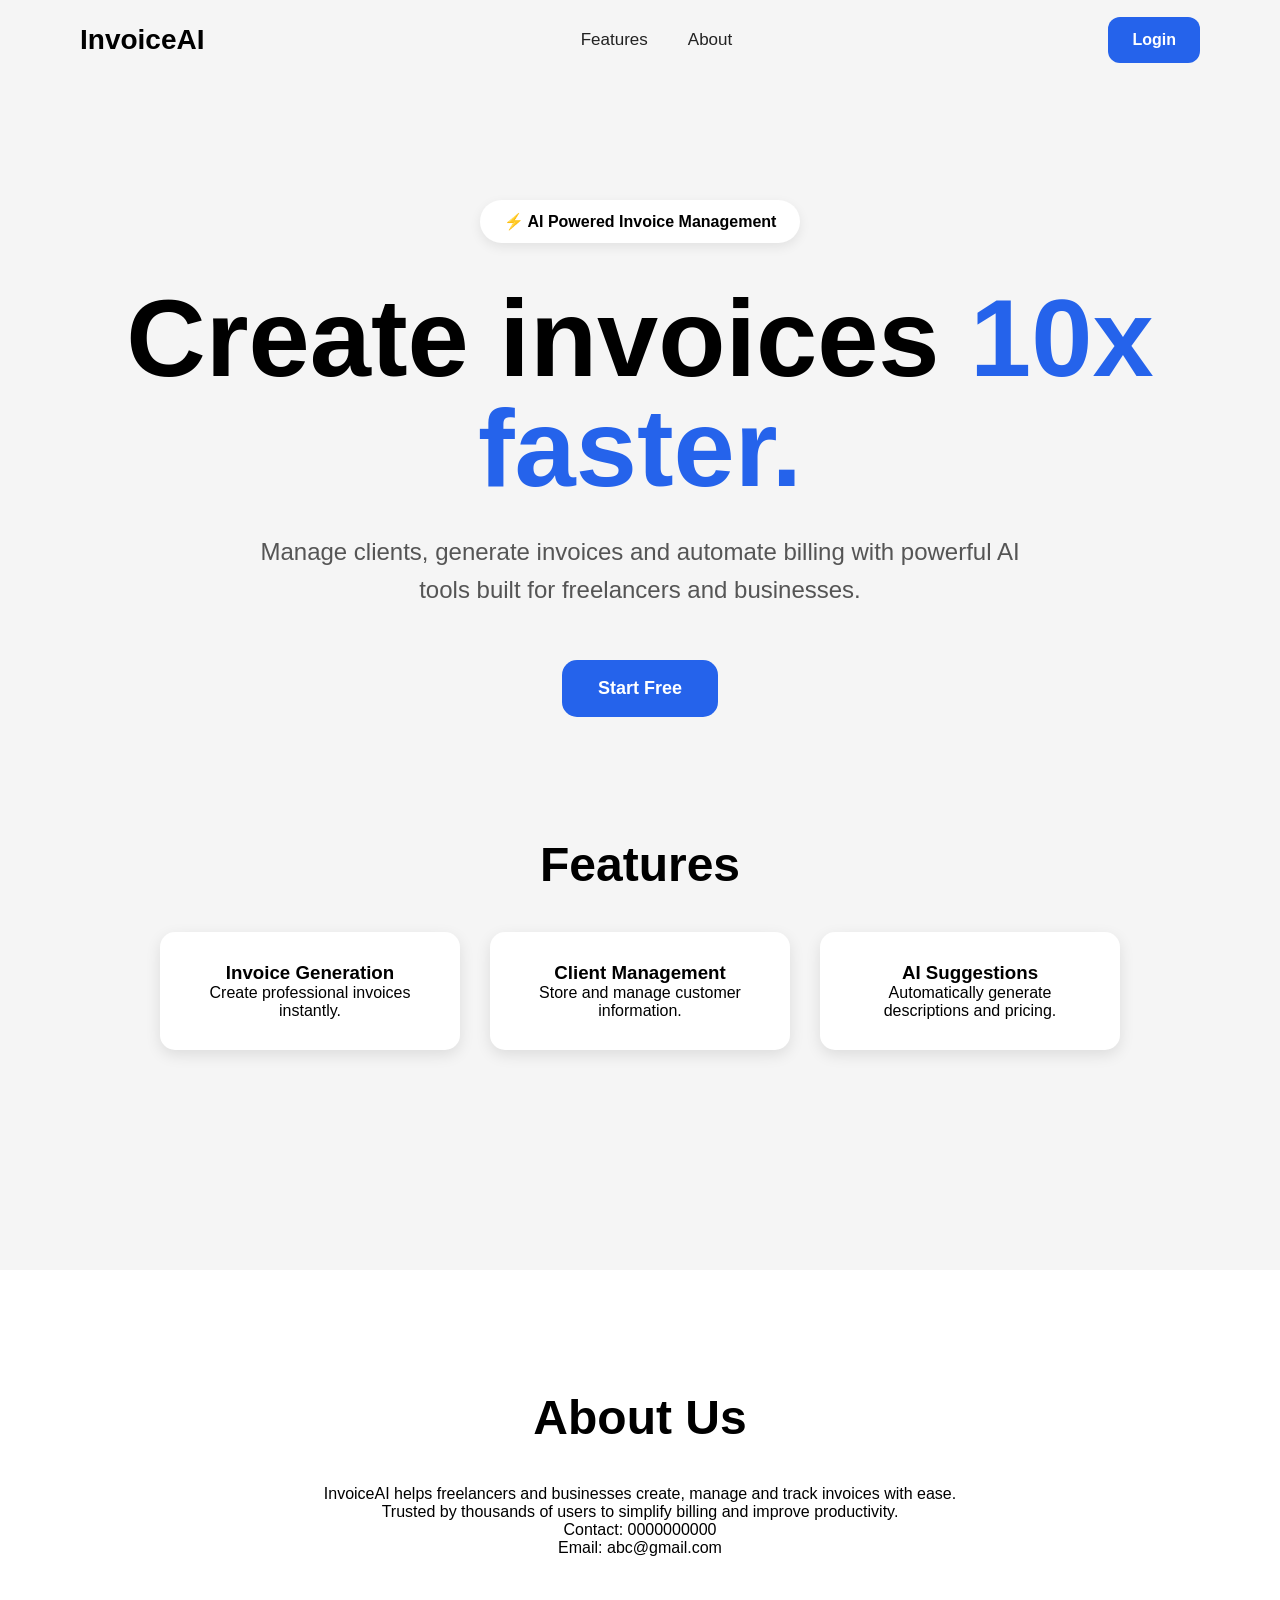
<file: index.html>
<!DOCTYPE html>
<html lang="en">
<head>
    <meta charset="UTF-8">
    <meta name="viewport" content="width=device-width, initial-scale=1.0">
    <title>InvoiceAI — Smart Invoice Management</title>
    <meta name="description" content="Create invoices 10x faster. Manage clients, generate invoices and automate billing with powerful AI tools built for freelancers and businesses.">
    <link rel="stylesheet" href="static/index.css">
</head>
<body>

<nav class="navbar">
    <div class="logo">InvoiceAI</div>

    <ul class="nav-links">
        <li><a href="#features">Features</a></li>
        <li><a href="#about">About</a></li>
    </ul>

    <!-- Login button now points to the auth page -->
    <a href="auth/auth.html" class="nav-btn" id="login-nav-btn">
        Login
    </a>
</nav>

<section class="hero">

    <div class="badge">
        ⚡ AI Powered Invoice Management
    </div>

    <h1>
        Create invoices
        <span>10x faster.</span>
    </h1>

    <p>
        Manage clients, generate invoices and automate billing
        with powerful AI tools built for freelancers and businesses.
    </p>

    <div class="hero-buttons">
        <a href="auth/auth.html" class="primary-btn" id="start-free-btn">
            Start Free
        </a>
    </div>

</section>

<section id="features" class="section">
    <h2>Features</h2>

    <div class="feature-grid">

        <div class="card">
            <h3>Invoice Generation</h3>
            <p>Create professional invoices instantly.</p>
        </div>

        <div class="card">
            <h3>Client Management</h3>
            <p>Store and manage customer information.</p>
        </div>

        <div class="card">
            <h3>AI Suggestions</h3>
            <p>Automatically generate descriptions and pricing.</p>
        </div>

    </div>
</section>

<section id="about" class="section">
    <h2>About Us</h2>

    <p>
        InvoiceAI helps freelancers and businesses create,
        manage and track invoices with ease.
    </p>

    <p>
        Trusted by thousands of users to simplify billing
        and improve productivity.
    </p>
    <p>Contact: 0000000000</p>
    <p>Email: abc@gmail.com</p>
</section>

</body>
</html>
</file>
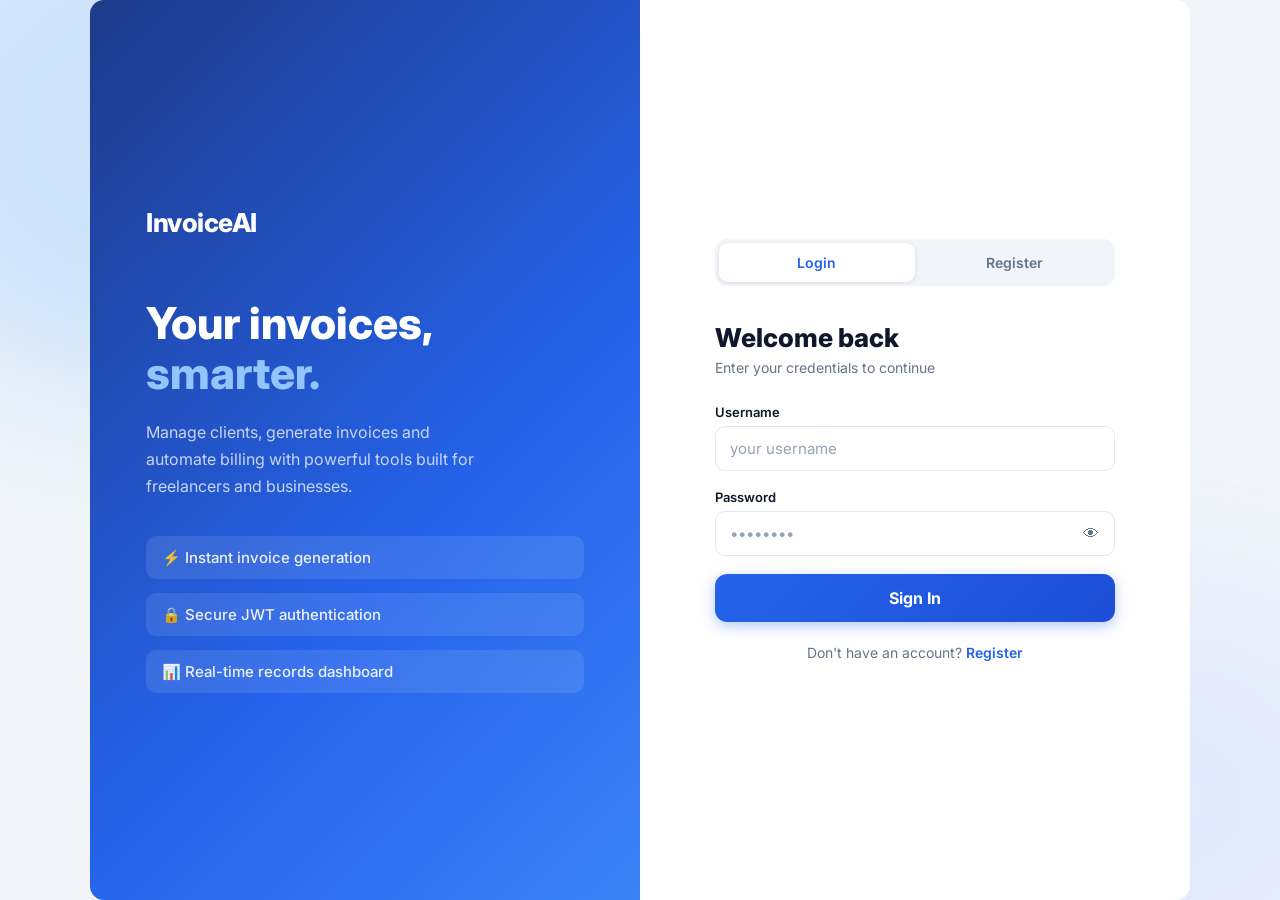
<file: auth/auth.html>
<!DOCTYPE html>
<html lang="en">
<head>
    <meta charset="UTF-8">
    <meta name="viewport" content="width=device-width, initial-scale=1.0">
    <title>InvoiceAI — Sign In</title>
    <meta name="description" content="Sign in or create an account to access InvoiceAI.">
    <link rel="preconnect" href="https://fonts.googleapis.com">
    <link href="https://fonts.googleapis.com/css2?family=Inter:wght@400;500;600;700;800&display=swap" rel="stylesheet">
    <link rel="stylesheet" href="auth.css">
</head>
<body>

    <!-- Background blobs -->
    <div class="blob blob1"></div>
    <div class="blob blob2"></div>

    <div class="page-wrap">

        <!-- Left panel — branding -->
        <div class="brand-panel">
            <a href="../index.html" class="logo">InvoiceAI</a>
            <div class="brand-body">
                <h2>Your invoices,<br><span>smarter.</span></h2>
                <p>Manage clients, generate invoices and automate billing with powerful tools built for freelancers and businesses.</p>
                <ul class="perks">
                    <li>⚡ Instant invoice generation</li>
                    <li>🔒 Secure JWT authentication</li>
                    <li>📊 Real-time records dashboard</li>
                </ul>
            </div>
        </div>

        <!-- Right panel — form -->
        <div class="form-panel">
            <div class="card">

                <!-- Tab switcher -->
                <div class="tabs">
                    <button id="tab-login" class="tab active" onclick="switchTab('login')">Login</button>
                    <button id="tab-register" class="tab" onclick="switchTab('register')">Register</button>
                    <div class="tab-indicator" id="tab-indicator"></div>
                </div>

                <!-- Error / success banner -->
                <div id="banner" class="banner hidden"></div>

                <!-- LOGIN FORM -->
                <form id="login-form" class="auth-form" onsubmit="handleLogin(event)">
                    <h1 class="form-title">Welcome back</h1>
                    <p class="form-sub">Enter your credentials to continue</p>

                    <div class="field">
                        <label for="login-username">Username</label>
                        <input id="login-username" type="text" placeholder="your username" autocomplete="username" required>
                    </div>

                    <div class="field">
                        <label for="login-password">Password</label>
                        <div class="pw-wrap">
                            <input id="login-password" type="password" placeholder="••••••••" autocomplete="current-password" required>
                            <button type="button" class="eye-btn" onclick="togglePw('login-password', this)">👁</button>
                        </div>
                    </div>

                    <button id="login-btn" type="submit" class="submit-btn">
                        <span class="btn-text">Sign In</span>
                        <span class="spinner hidden" id="login-spinner"></span>
                    </button>

                    <p class="switch-text">Don't have an account? <a href="#" onclick="switchTab('register')">Register</a></p>
                </form>

                <!-- REGISTER FORM -->
                <form id="register-form" class="auth-form hidden" onsubmit="handleRegister(event)">
                    <h1 class="form-title">Create account</h1>
                    <p class="form-sub">Join InvoiceAI — it's free</p>

                    <div class="field">
                        <label for="reg-username">Username</label>
                        <input id="reg-username" type="text" placeholder="choose a username" autocomplete="username" required minlength="3" maxlength="50">
                    </div>

                    <div class="field">
                        <label for="reg-password">Password</label>
                        <div class="pw-wrap">
                            <input id="reg-password" type="password" placeholder="min. 6 characters" autocomplete="new-password" required minlength="6">
                            <button type="button" class="eye-btn" onclick="togglePw('reg-password', this)">👁</button>
                        </div>
                    </div>

                    <div class="field">
                        <label for="reg-confirm">Confirm Password</label>
                        <div class="pw-wrap">
                            <input id="reg-confirm" type="password" placeholder="repeat your password" autocomplete="new-password" required minlength="6">
                            <button type="button" class="eye-btn" onclick="togglePw('reg-confirm', this)">👁</button>
                        </div>
                    </div>

                    <button id="reg-btn" type="submit" class="submit-btn">
                        <span class="btn-text">Create Account</span>
                        <span class="spinner hidden" id="reg-spinner"></span>
                    </button>

                    <p class="switch-text">Already have an account? <a href="#" onclick="switchTab('login')">Sign in</a></p>
                </form>

            </div>
        </div>

    </div>

    <script src="auth.js"></script>
</body>
</html>
</file>
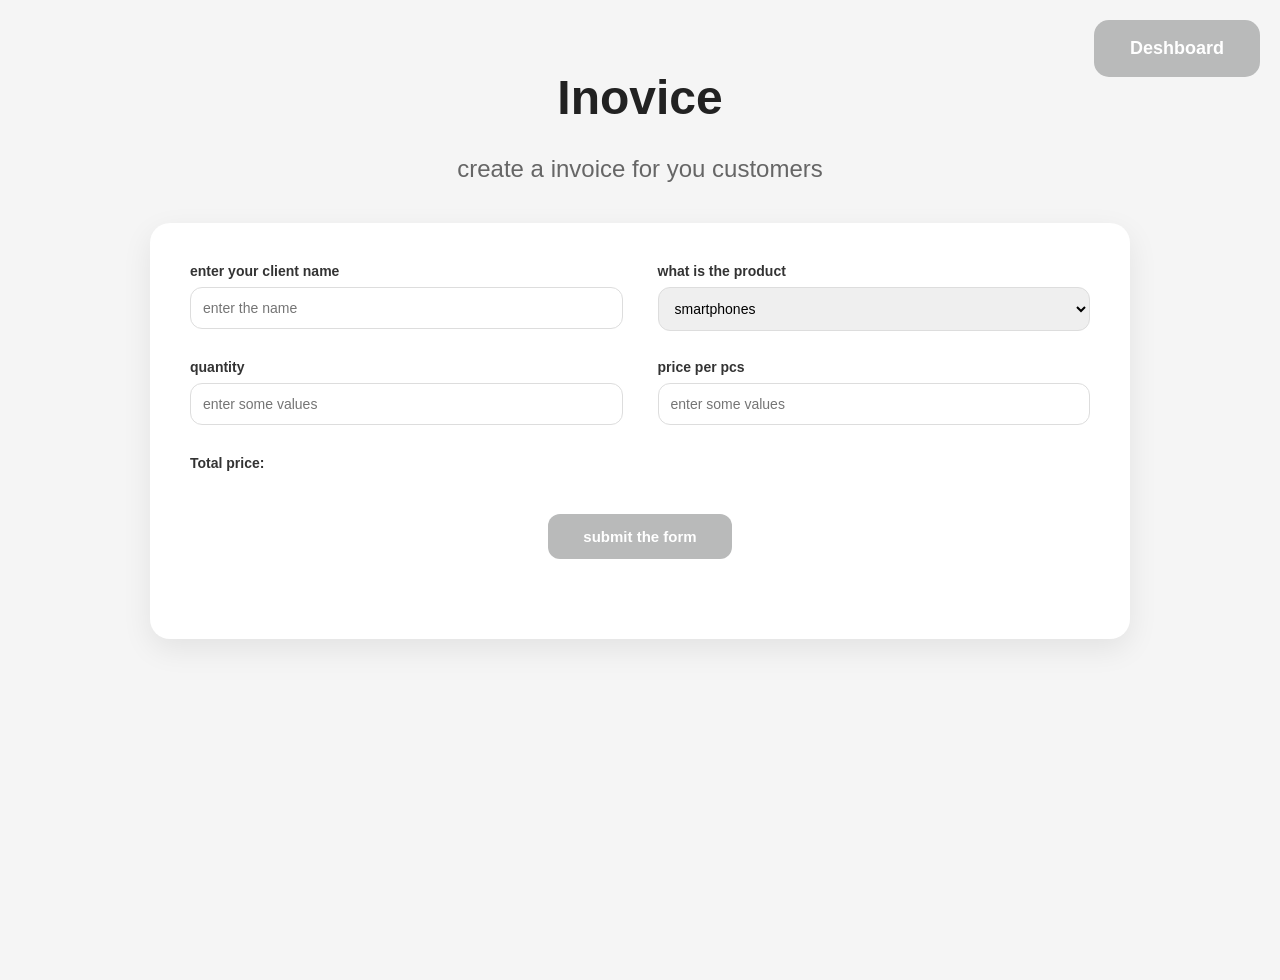
<file: invoice/invoices.html>
<!DOCTYPE html>
<html lang="en">
<head>
    <meta charset="UTF-8">
    <meta name="viewport" content="width=device-width, initial-scale=1.0">
    <title>Create Invoice</title>
    <link rel="stylesheet" href="invoices.css">
</head>
<body>
    <h1>Inovice</h1>
    <h2>create a invoice for you customers</h2>
    
    <div class="mainbox">

    <div class="names">
        <label for="client">enter your client name</label>
        <input type="text" id="client" placeholder="enter the name">
        <div id="inputshow"></div> <!-- FIXED POSITION -->
    </div>

    <div class="names">
        <label for="product">what is the product</label>
        <select id="product">
            <option>smartphones</option>
            <option>laptop</option>
            <option>books</option>
            <option>general stuff</option>
        </select>
    </div>

    <div class="names">
        <label for="quantity">quantity</label>
        <input type="text" id="quantity" placeholder="enter some values">
        <div id="qshow"></div>
    </div>

    <div class="names">
        <label for="ppcs">price per pcs</label>
        <input type="text" id="ppcs" placeholder="enter some values">
         <div id="pshow"></div>
    </div>

    <div class="names total-box">
        <label>Total price:</label>
        <div id="total"></div>
    </div>

    <div class="submit-container">
        <input type="submit" id="submit" value="submit the form">
    </div>

     <div class="names total-box">
        <div id="show"></div>
    </div>

</div>
<div class="hero-buttons">
        <a href="../records/records.html" class="primary-btn">
            Deshboard
        </a>

    </div>
<script src="invoices.js"></script>
</body>
</html>
</file>
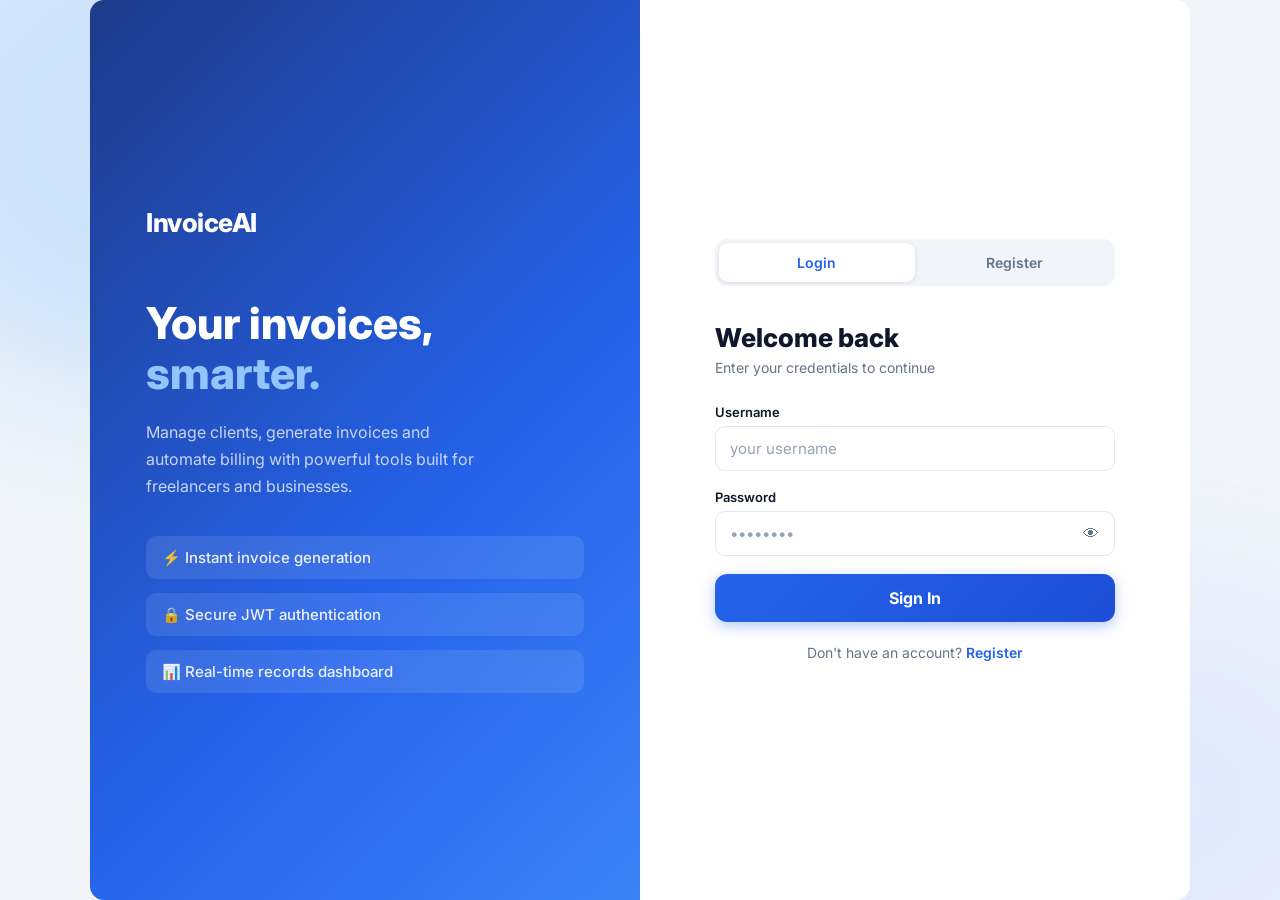
<file: records/records.html>
<!DOCTYPE html>
<html>
    <head>
        <title>
            records
        </title>
        <link rel="Stylesheet" href="records.css">
    </head>

    <body>
<h1>
    data table
</h1>

<div id="filternav">

 <label for="order">sorting</label>
<select id="order" name="order">
<option>ascending order</option>
<option>descending order</option>
</select>
 <label for="type">factor</label>
<select id="type" name="order">
<option>id</option>
<option>name</option>
<option>product</option>
<option>quantity</option>
<option>ppc</option>
<option>Total</option>
</select>

<input type="submit" id="sortbutton" placeholder="search">

</div>

<div id="table">
   
</div>

<h2>update the values from the data table</h2>
<div id="update">
    <label for="idselect">select which id you want to update
    </label>
    <input type="text" id="idselect" placeholder="eneter a value">
    <div id="iderror"></div>

<form id="invoiceForm">

    <div class="field">
        <label for="client">Customer Name</label>
        <input
            type="text"
            id="client"
            name="name" 
            placeholder="Enter customer name"
        >
        <div id="inputshow"></div>
    </div>

    <div class="field">
        <label for="product">Product</label>

        <select
            id="product"
            name="product"
        >
            <option value="">Select Product</option>
            <option value="Laptop">Laptop</option>
            <option value="Mobile">Mobile</option>
            <option value="Books">Books</option>
        </select>
    </div>

    <div class="field">
        <label for="quantity">Quantity</label>

        <input
            type="number"
            id="quantity"
            name="quantity"
            min="1"
        >

        <div id="qshow"></div>
    </div>

    <div class="field">
        <label for="ppcs">Price Per Piece</label>

        <input
            type="number"
            id="ppcs"
            name="ppc"
            min="1"
        >

        <div id="pshow"></div>
    </div>

    <div class="totalBox">
        Total:
        <div id="total"></div>
    </div>

    <button
        type="submit"
        id="updateBtn"
    >
        Submit Invoice
    </button>

</form>

<div id="show"></div>

</div>



<script src="records.js?v=2"></script>
    </body>

</html>
</file>
<file: static/index.css>
*{
    margin:0;
    padding:0;
    box-sizing:border-box;
}

body{
    background:#f5f5f5;
    font-family: Inter, sans-serif;
    min-height:100vh;
}

/* NAVBAR */

.navbar{
    height:80px;
    display:flex;
    justify-content:space-between;
    align-items:center;
    padding:0 80px;
}

.logo{
    font-size:28px;
    font-weight:800;
}

.nav-links{
    display:flex;
    list-style:none;
    gap:40px;
}

.nav-links a{
    text-decoration:none;
    color:#222;
    font-size:17px;
}

.nav-btn{
    text-decoration:none;
    background:#2563eb;
    color:white;
    padding:14px 24px;
    border-radius:12px;
    font-weight:600;
}

/* HERO */

.hero{
    display:flex;
    flex-direction:column;
    align-items:center;
    justify-content:center;
    text-align:center;

    padding-top:120px;
}

/* BADGE */

.badge{
    background:#ffffff;
    border-radius:999px;
    padding:12px 24px;
    margin-bottom:40px;
    font-weight:600;

    box-shadow:
    0 4px 12px rgba(0,0,0,.08);
}

/* HEADING */

.hero h1{
    font-size:110px;
    font-weight:900;
    line-height:1;
    max-width:1200px;
}

.hero h1 span{
    color:#2563eb;
}

/* SUBTEXT */

.hero p{
    max-width:800px;
    margin-top:30px;

    font-size:24px;
    line-height:1.6;
    color:#555;
}

/* BUTTONS */

.hero-buttons{
    margin-top:50px;
    display:flex;
    gap:20px;
}

.primary-btn{
    background:#2563eb;
    color:white;
    text-decoration:none;

    padding:18px 36px;
    border-radius:15px;
    font-size:18px;
    font-weight:600;
}

.secondary-btn{
    background:white;
    color:#222;
    text-decoration:none;

    padding:18px 36px;
    border-radius:15px;

    box-shadow:
    0 4px 12px rgba(0,0,0,.08);
}
html{
    scroll-behavior: smooth;
}

.section{
    padding:120px 80px;
    text-align:center;
}

.section h2{
    font-size:48px;
    margin-bottom:40px;
}

.feature-grid{
    display:flex;
    justify-content:center;
    gap:30px;
    flex-wrap:wrap;
}

.card{
    background:white;
    width:300px;
    padding:30px;
    border-radius:15px;
    box-shadow:0 5px 15px rgba(0,0,0,.1);
}

#about{
    background:white;
    margin-top:100px;
}

/* MOBILE */

@media(max-width:768px){

    .navbar{
        padding:20px;
    }

    .nav-links{
        display:none;
    }

    .hero{
        padding:80px 20px;
    }

    .hero h1{
        font-size:55px;
    }

    .hero p{
        font-size:18px;
    }

    .hero-buttons{
        flex-direction:column;
    }
}
</file>
<file: auth/auth.css>
@import url('https://fonts.googleapis.com/css2?family=Inter:wght@400;500;600;700;800&display=swap');

*, *::before, *::after {
    margin: 0;
    padding: 0;
    box-sizing: border-box;
}

:root {
    --blue:       #2563eb;
    --blue-dark:  #1d4ed8;
    --blue-light: #eff6ff;
    --text:       #0f172a;
    --muted:      #64748b;
    --border:     #e2e8f0;
    --surface:    #ffffff;
    --bg:         #f1f5f9;
    --error:      #ef4444;
    --success:    #22c55e;
    --radius:     14px;
}

html { scroll-behavior: smooth; }

body {
    font-family: 'Inter', sans-serif;
    background: var(--bg);
    min-height: 100vh;
    display: flex;
    align-items: center;
    justify-content: center;
    overflow: hidden;
    position: relative;
}

/* ── Background decorative blobs ────────────── */

.blob {
    position: fixed;
    border-radius: 50%;
    filter: blur(80px);
    z-index: 0;
    pointer-events: none;
    opacity: 0.55;
}

.blob1 {
    width: 500px; height: 500px;
    background: radial-gradient(circle, #bfdbfe, #93c5fd);
    top: -120px; left: -120px;
    animation: blobFloat 8s ease-in-out infinite alternate;
}

.blob2 {
    width: 400px; height: 400px;
    background: radial-gradient(circle, #e0e7ff, #c7d2fe);
    bottom: -100px; right: -100px;
    animation: blobFloat 10s ease-in-out infinite alternate-reverse;
}

@keyframes blobFloat {
    from { transform: translate(0, 0) scale(1); }
    to   { transform: translate(30px, 20px) scale(1.06); }
}

/* ── Layout ─────────────────────────────────── */

.page-wrap {
    position: relative;
    z-index: 1;
    display: grid;
    grid-template-columns: 1fr 1fr;
    min-height: 100vh;
    width: 100%;
    max-width: 1100px;
    margin: auto;
    gap: 0;
}

/* ── Brand / Left panel ──────────────────────── */

.brand-panel {
    display: flex;
    flex-direction: column;
    justify-content: center;
    padding: 60px 56px;
    background: linear-gradient(135deg, #1e3a8a 0%, #2563eb 60%, #3b82f6 100%);
    color: white;
    border-radius: var(--radius) 0 0 var(--radius);
}

.logo {
    font-size: 26px;
    font-weight: 800;
    color: white;
    text-decoration: none;
    letter-spacing: -0.5px;
    margin-bottom: 60px;
    display: inline-block;
    transition: opacity 0.2s;
}
.logo:hover { opacity: 0.8; }

.brand-body h2 {
    font-size: 44px;
    font-weight: 800;
    line-height: 1.15;
    margin-bottom: 20px;
}

.brand-body h2 span {
    color: #93c5fd;
}

.brand-body p {
    font-size: 16px;
    line-height: 1.7;
    color: rgba(255,255,255,0.75);
    max-width: 340px;
    margin-bottom: 36px;
}

.perks {
    list-style: none;
    display: flex;
    flex-direction: column;
    gap: 14px;
}

.perks li {
    font-size: 15px;
    font-weight: 500;
    color: rgba(255,255,255,0.9);
    display: flex;
    align-items: center;
    gap: 10px;
    background: rgba(255,255,255,0.1);
    border-radius: 10px;
    padding: 12px 16px;
    backdrop-filter: blur(4px);
}

/* ── Form / Right panel ──────────────────────── */

.form-panel {
    display: flex;
    align-items: center;
    justify-content: center;
    padding: 40px 32px;
    background: var(--surface);
    border-radius: 0 var(--radius) var(--radius) 0;
}

.card {
    width: 100%;
    max-width: 400px;
}

/* ── Tabs ────────────────────────────────────── */

.tabs {
    display: flex;
    position: relative;
    background: var(--bg);
    border-radius: 12px;
    padding: 4px;
    margin-bottom: 36px;
    gap: 4px;
}

.tab {
    flex: 1;
    padding: 11px;
    border: none;
    background: transparent;
    border-radius: 9px;
    font-family: 'Inter', sans-serif;
    font-size: 14px;
    font-weight: 600;
    color: var(--muted);
    cursor: pointer;
    position: relative;
    z-index: 1;
    transition: color 0.25s;
}

.tab.active {
    color: var(--blue);
}

/* gliding pill behind active tab */
.tab-indicator {
    position: absolute;
    top: 4px;
    left: 4px;
    height: calc(100% - 8px);
    width: calc(50% - 4px);
    background: var(--surface);
    border-radius: 9px;
    box-shadow: 0 1px 4px rgba(0,0,0,0.10);
    transition: transform 0.3s cubic-bezier(.4,0,.2,1);
    z-index: 0;
}

.tab-indicator.right {
    transform: translateX(calc(100% + 4px));
}

/* ── Banner ──────────────────────────────────── */

.banner {
    padding: 12px 16px;
    border-radius: 10px;
    font-size: 14px;
    font-weight: 500;
    margin-bottom: 22px;
    text-align: center;
    animation: fadeIn 0.3s ease;
}

.banner.error   { background: #fef2f2; color: var(--error);   border: 1px solid #fecaca; }
.banner.success { background: #f0fdf4; color: var(--success);  border: 1px solid #bbf7d0; }
.banner.hidden  { display: none; }

/* ── Form ────────────────────────────────────── */

.form-title {
    font-size: 26px;
    font-weight: 800;
    color: var(--text);
    margin-bottom: 6px;
}

.form-sub {
    font-size: 14px;
    color: var(--muted);
    margin-bottom: 28px;
}

.auth-form.hidden { display: none; }

.field {
    display: flex;
    flex-direction: column;
    gap: 6px;
    margin-bottom: 18px;
}

.field label {
    font-size: 13px;
    font-weight: 600;
    color: var(--text);
}

.field input {
    padding: 12px 14px;
    border: 1.5px solid var(--border);
    border-radius: 10px;
    font-family: 'Inter', sans-serif;
    font-size: 15px;
    color: var(--text);
    background: var(--surface);
    outline: none;
    transition: border-color 0.2s, box-shadow 0.2s;
    width: 100%;
}

.field input:focus {
    border-color: var(--blue);
    box-shadow: 0 0 0 3px rgba(37,99,235,0.12);
}

.field input::placeholder { color: #94a3b8; }

.pw-wrap {
    position: relative;
    display: flex;
    align-items: center;
}

.pw-wrap input {
    padding-right: 46px;
}

.eye-btn {
    position: absolute;
    right: 12px;
    background: none;
    border: none;
    cursor: pointer;
    font-size: 16px;
    color: var(--muted);
    padding: 4px;
    line-height: 1;
    transition: opacity 0.2s;
}
.eye-btn:hover { opacity: 0.7; }

/* ── Submit button ───────────────────────────── */

.submit-btn {
    width: 100%;
    padding: 14px;
    margin-top: 8px;
    background: linear-gradient(135deg, var(--blue) 0%, var(--blue-dark) 100%);
    color: white;
    border: none;
    border-radius: 12px;
    font-family: 'Inter', sans-serif;
    font-size: 16px;
    font-weight: 700;
    cursor: pointer;
    display: flex;
    align-items: center;
    justify-content: center;
    gap: 10px;
    transition: opacity 0.2s, transform 0.15s, box-shadow 0.2s;
    box-shadow: 0 4px 14px rgba(37,99,235,0.35);
}

.submit-btn:hover {
    opacity: 0.92;
    transform: translateY(-1px);
    box-shadow: 0 6px 20px rgba(37,99,235,0.4);
}

.submit-btn:active { transform: translateY(0); }

.submit-btn:disabled {
    opacity: 0.65;
    cursor: not-allowed;
    transform: none;
}

/* ── Spinner ─────────────────────────────────── */

.spinner {
    width: 18px;
    height: 18px;
    border: 2.5px solid rgba(255,255,255,0.35);
    border-top-color: white;
    border-radius: 50%;
    animation: spin 0.7s linear infinite;
}

.spinner.hidden { display: none; }

@keyframes spin {
    to { transform: rotate(360deg); }
}

/* ── Footer switch text ──────────────────────── */

.switch-text {
    text-align: center;
    margin-top: 22px;
    font-size: 14px;
    color: var(--muted);
}

.switch-text a {
    color: var(--blue);
    font-weight: 600;
    text-decoration: none;
    transition: opacity 0.2s;
}
.switch-text a:hover { opacity: 0.75; }

@keyframes fadeIn {
    from { opacity: 0; transform: translateY(-6px); }
    to   { opacity: 1; transform: translateY(0); }
}

/* ── Mobile ──────────────────────────────────── */

@media (max-width: 768px) {
    .page-wrap {
        grid-template-columns: 1fr;
        max-width: 480px;
    }

    .brand-panel {
        border-radius: var(--radius) var(--radius) 0 0;
        padding: 40px 32px;
    }

    .brand-body h2 { font-size: 30px; }

    .form-panel {
        border-radius: 0 0 var(--radius) var(--radius);
        padding: 36px 24px;
    }
}
</file>
<file: invoice/invoices.css>
/* BODY */
body {
    display: flex;
    flex-direction: column;
    align-items: center;
    background: #f5f5f5;
    font-family: Inter, sans-serif;
    margin: 0;
    padding: 40px 20px;
    min-height: 100vh;
}

/* HEADINGS */
h1 {
    margin-top: 30px;
    margin-bottom: 10px;
    font-size: 3rem;
    font-weight: 800;
    color: #222;
}

h2 {
    margin-bottom: 40px;
    color: #666;
    font-weight: 400;
}

/* FORM CARD */
.mainbox {
    background: white;
    border-radius: 20px;
    padding: 40px;
    width: 85%;
    max-width: 900px;

    box-shadow:
    0 10px 30px rgba(0,0,0,.08);

    display: grid;
    grid-template-columns: 1fr 1fr;
    gap: 25px 35px;
}

/* FORM GROUP */
.names {
    display: flex;
    flex-direction: column;
}

/* LABELS */
label {
    margin-bottom: 8px;
    font-size: 14px;
    font-weight: 600;
    color: #333;
}

/* INPUTS */
input[type="text"],
select {
    padding: 12px;
    border: 1px solid #ddd;
    border-radius: 12px;
    font-size: 14px;
    outline: none;
    transition: 0.3s;
}

input[type="text"]:focus,
select:focus {
    border-color: #2563eb;
    box-shadow: 0 0 0 3px rgba(37,99,235,.15);
}

/* ERRORS */
#inputshow,
#qshow,
#pshow {
    color: red;
    font-size: 12px;
    margin-top: 5px;
}

/* TOTAL */
.total-box {
    grid-column: span 2;
}

#total {
    margin-top: 10px;
    font-size: 1.2rem;
    font-weight: bold;
    color: #b9baba;
}

/* SUBMIT BUTTON */
.submit-container {
    grid-column: span 2;
    text-align: center;
}

#submit {
    padding: 14px 35px;
    border: none;
    border-radius: 12px;

    background: #b9baba;
    color: white;

    font-size: 15px;
    font-weight: 600;
    cursor: pointer;

    transition: 0.3s;
}

#submit:hover {
    background:#b9baba;
    transform: translateY(-2px);
}

/* OUTPUT */
#show {
    margin-top: 15px;
    font-size: 15px;
    color: #444;
}
.primary-btn{
    position:absolute;
    top:20px;
    right:20px;

    background:#b9baba;
    color:white;
    text-decoration:none;
    padding:18px 36px;
    border-radius:15px;
    font-size:18px;
    font-weight:600;
}
/* MOBILE */
@media(max-width:768px){

    h1{
        font-size:2.2rem;
        text-align:center;
    }

    h2{
        text-align:center;
    }

    .mainbox{
        width:95%;
        grid-template-columns:1fr;
        padding:25px;
    }

    .total-box,
    .submit-container{
        grid-column:span 1;
    }
}
</file>
<file: records/records.css>
/* RESET */
*{
    margin:0;
    padding:0;
    box-sizing:border-box;
}

/* BODY */
body{
    background:#f5f5f5;
    font-family:Inter, sans-serif;
    min-height:100vh;

    display:flex;
    flex-direction:column;
    align-items:center;

    padding:50px 20px;
}

/* PAGE TITLE */
h1{
    font-size:3rem;
    font-weight:800;
    color:#222;
    margin-bottom:40px;
}

/* TABLE CONTAINER */
#table{
    width:90%;
    max-width:1100px;

    background:white;
    padding:30px;

    border-radius:20px;

    box-shadow:
    0 10px 30px rgba(0,0,0,.08);

    overflow-x:auto;
}

/* TABLE */
table{
    width:100%;
    border-collapse:collapse;
}

/* HEADER */
th{
    background:#b9baba;
    color:white;

    padding:18px;
    text-align:left;

    font-size:16px;
    font-weight:600;
}

/* ROWS */
td{
    padding:16px 18px;
    border-bottom:1px solid #e5e7eb;
}

/* HOVER EFFECT */
tr:hover{
    background:#f8fafc;
}

/* ALTERNATE ROW COLORS */
tr:nth-child(even){
    background:#fafafa;
}

/* REMOVE LAST BORDER */
tr:last-child td{
    border-bottom:none;
}

/* FILTER BAR */

#filternav{
    width: 90%;
    max-width: 1100px;

    background: white;

    padding: 20px 25px;
    margin-bottom: 25px;

    border-radius: 20px;

    box-shadow:
    0 10px 30px rgba(0,0,0,.08);

    display: flex;
    align-items: center;
    gap: 15px;

    flex-wrap: wrap;
}

/* LABELS */

#filternav label{
    font-weight: 600;
    color: #333;
}

/* SELECT BOXES */

#filternav select{
    padding: 10px 14px;

    border: 1px solid #ddd;
    border-radius: 10px;

    font-size: 14px;

    outline: none;
    cursor: pointer;
}

#filternav select:focus{
    border-color: #b9baba;
}

/* BUTTON */

#submit{
    padding: 10px 22px;

    background: #b9baba;
    color: white;

    border: none;
    border-radius: 10px;

    cursor: pointer;
    font-weight: 600;

    transition: 0.3s;
}

#submit:hover{
    background: #9fa0a0;
    transform: translateY(-2px);
}
#sortbutton{
    padding:10px 22px;
    background:#b9baba;
    color:white;
    border:none;
    border-radius:10px;
    cursor:pointer;
    font-weight:600;
    transition:0.3s;
}

#sortbutton:hover{
    background:#9fa0a0;
    transform:translateY(-2px);
}
/* UPDATE SECTION */

#update{
    width:90%;
    max-width:1100px;

    background:white;

    margin-top:30px;
    padding:35px;

    border-radius:20px;

    box-shadow:
    0 10px 30px rgba(0,0,0,.08);
}

h2{
    margin-top:40px;
    margin-bottom:20px;

    font-size:2rem;
    font-weight:700;

    color:#222;
}

/* ID INPUT */

#idselect{
    width:100%;

    padding:12px 14px;
    margin-top:10px;
    margin-bottom:25px;

    border:1px solid #ddd;
    border-radius:12px;

    font-size:15px;
    outline:none;
}

#idselect:focus{
    border-color:#b9baba;
}

/* FORM */

#invoiceForm{
    display:grid;
    grid-template-columns:1fr 1fr;
    gap:20px;
}

/* EACH FIELD */

.field{
    display:flex;
    flex-direction:column;
}

.field label{
    margin-bottom:8px;

    font-weight:600;
    color:#333;
}

.field input,
.field select{
    padding:12px 14px;

    border:1px solid #ddd;
    border-radius:12px;

    font-size:15px;
    outline:none;

    transition:.3s;
}

.field input:focus,
.field select:focus{
    border-color:#b9baba;
}

/* VALIDATION MESSAGES */

#inputshow,
#qshow,
#pshow{
    margin-top:6px;

    font-size:13px;
    color:#dc2626;
}

/* TOTAL BOX */

.totalBox{
    grid-column:1 / -1;

    background:#f8fafc;

    padding:18px;

    border-radius:12px;

    font-size:18px;
    font-weight:700;

    display:flex;
    justify-content:space-between;
    align-items:center;
}

#total{
    color:#111;
}

/* UPDATE BUTTON */

#updateBtn{
    grid-column:1 / -1;

    padding:14px;

    border:none;
    border-radius:12px;

    background:#b9baba;
    color:white;

    font-size:16px;
    font-weight:600;

    cursor:pointer;

    transition:.3s;
}

#updateBtn:hover{
    background:#9fa0a0;
    transform:translateY(-2px);
}

/* SUCCESS MESSAGE */

#show{
    margin-top:20px;

    font-weight:600;
    color:#16a34a;
}

#iderror{
    color:red;
    font-size:14px;
    margin-top:6px;
}
/* MOBILE */

@media(max-width:768px){

    #invoiceForm{
        grid-template-columns:1fr;
    }

    #update{
        width:100%;
        padding:20px;
    }

    .totalBox{
        flex-direction:column;
        gap:10px;
        text-align:center;
    }
}
/* MOBILE */
@media(max-width:768px){

    h1{
        font-size:2rem;
        text-align:center;
    }

    #table{
        width:100%;
        padding:15px;
    }

    th,
    td{
        padding:12px;
        font-size:14px;
    }
}
</file>
